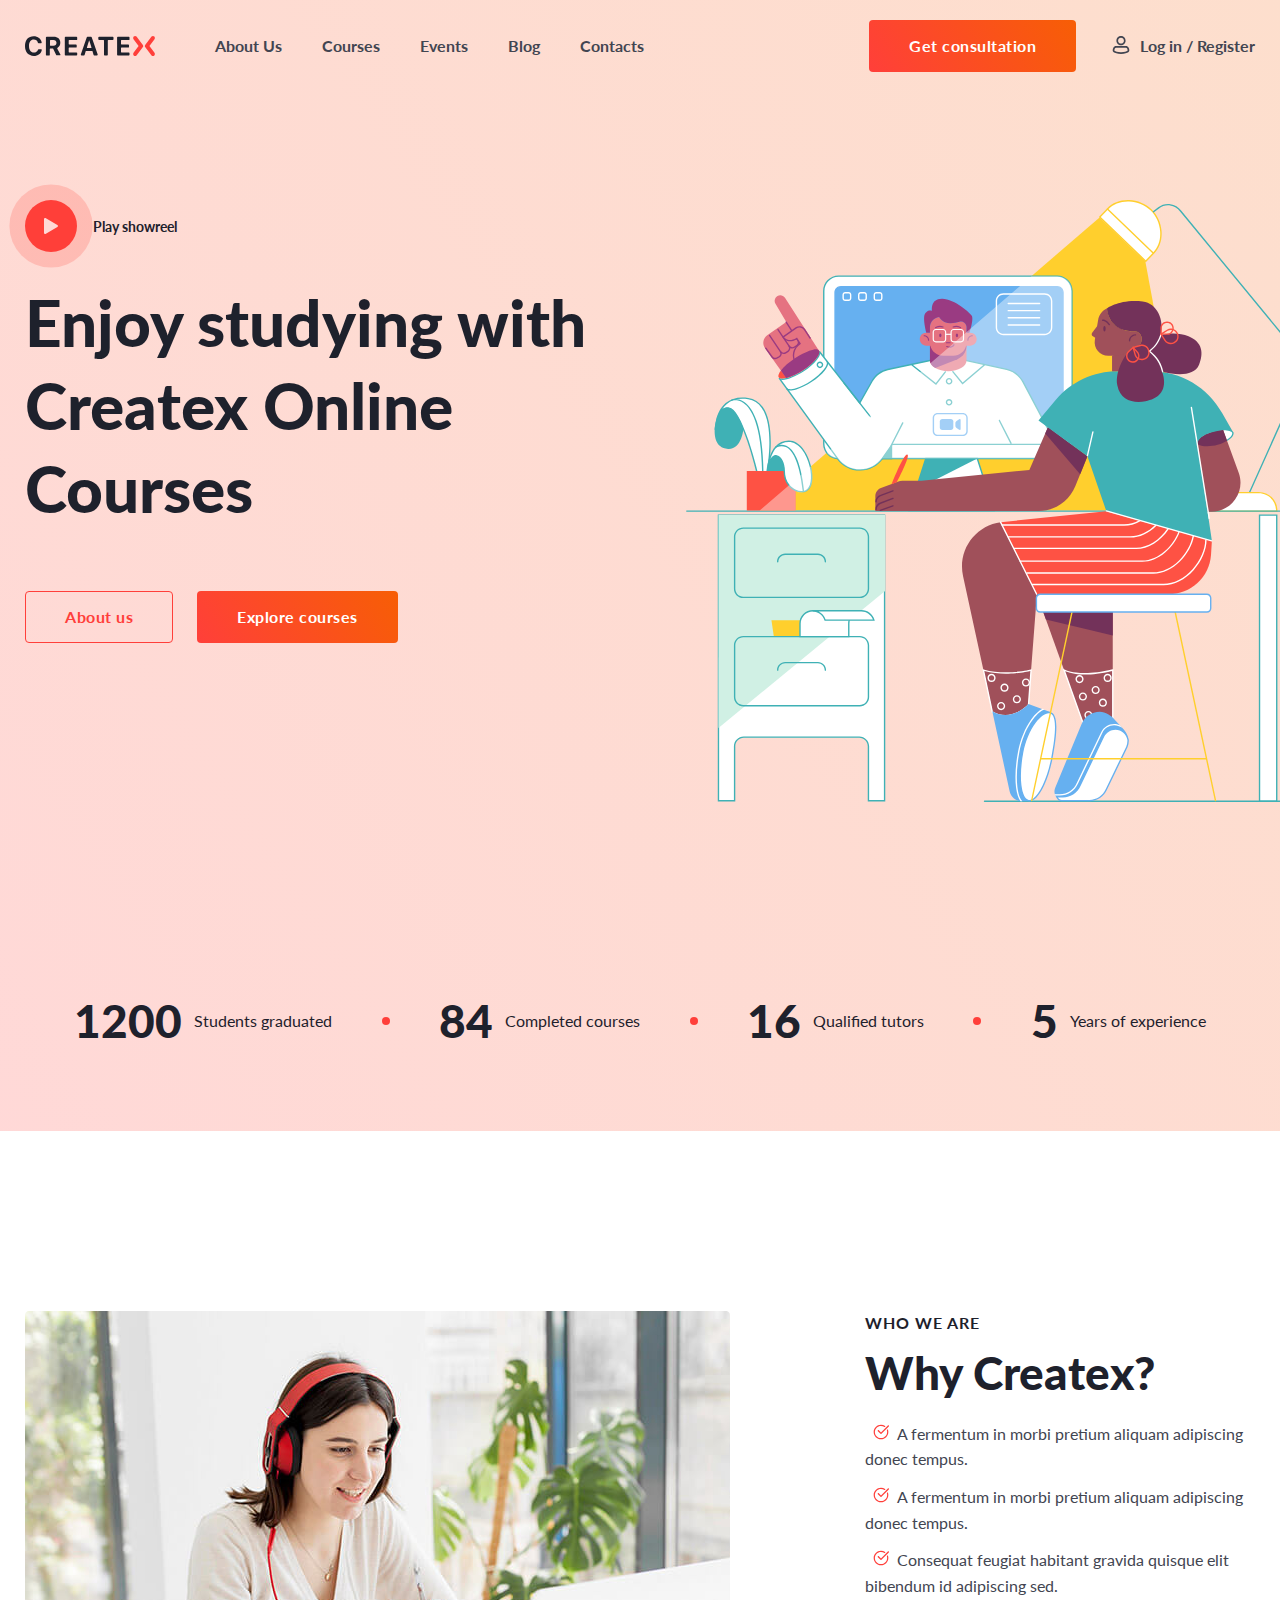
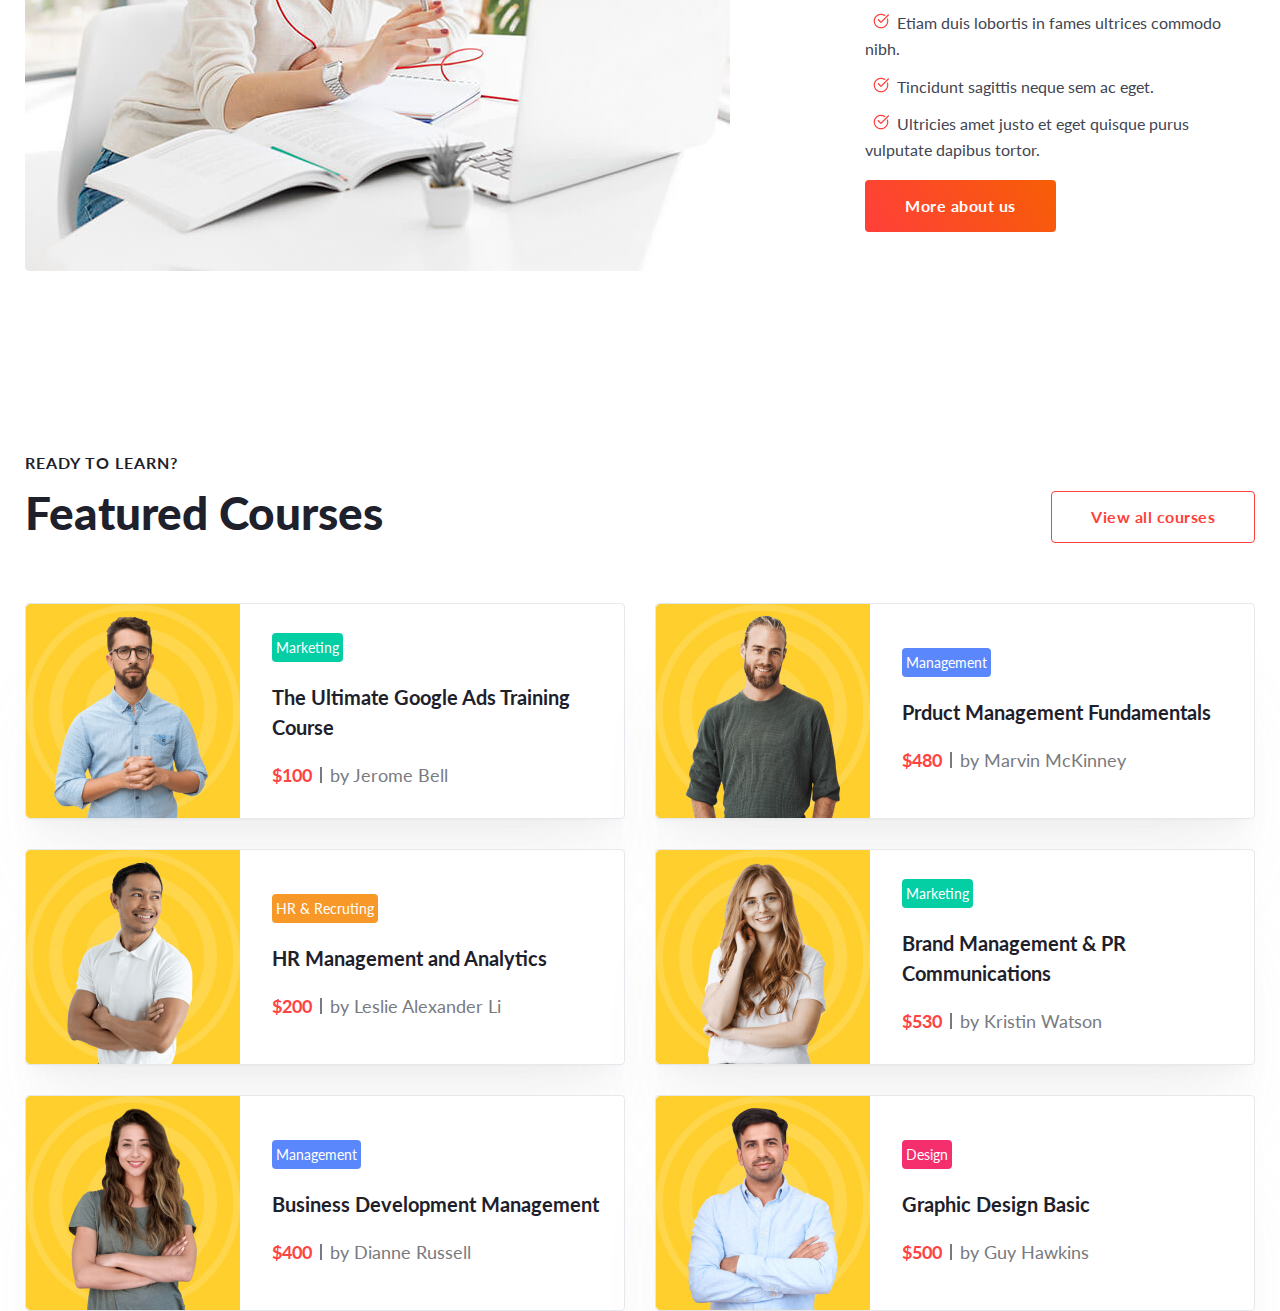
<file: index.html>
<!DOCTYPE html>
<html lang="en">

<head>
    <meta charset="UTF-8">
    <meta http-equiv="X-UA-Compatible" content="IE=edge">
    <meta name="viewport" content="width=device-width, initial-scale=1.0">
    <link rel="stylesheet" href="css/fonts.css">
    <link rel="stylesheet" href="css/reset.css">
    <link rel="stylesheet" href="css/common.css">
    <link rel="stylesheet" href="css/style.css">
    <title>Lesson 17</title>
</head>

<body>
    <div class="wrapper">
        <!-- header  -->
        <header class="header">
            <div class="header__container header-block">
                <a class="header-block__logo" href="#">
                    <img src="img/logo.svg" alt="logo">
                </a>
                <nav class="header-block__menu menu-header">
                    <ul class="menu-header__list">
                        <li class="menu-header__item">
                            <a class="menu-header__link" href="#">About Us</a>
                        </li>
                        <li class="menu-header__item">
                            <a class="menu-header__link" href="#">Courses</a>
                        </li>
                        <li class="menu-header__item">
                            <a class="menu-header__link" href="#">Events</a>
                        </li>
                        <li class="menu-header__item">
                            <a class="menu-header__link" href="#">Blog</a>
                        </li>
                        <li class="menu-header__item">
                            <a class="menu-header__link" href="#">Contacts</a>
                        </li>
                    </ul>
                </nav>
                <div class="header-block__activation activation-header">
                    <button class="activation-header__button button">Get consultation</button>
                    <a href="#" class="activation-header__enter">Log in / Register</a>
                </div>
            </div>
        </header>
        <!-- header  -->

        <!-- main  -->
        <main class="page">

            <!-- main-block  -->
            <div class="page__main-block main-block">
                <div class="main-block__container">
                    <div class="main-block__info-block">
                        <div class="main-block__info info-main">
                            <div class="info-main__link"><a href="#">Play showreel</a></div>
                            <div class="info-main__title">Enjoy studying
                                with Createx Online Courses</div>
                            <div class="info-main__buttons ">
                                <button href="#" class=" button button_border">About us</button>
                                <button href="#" class="button">Explore courses</button>
                            </div>
                        </div>
                        <div class="main-block__picture">
                            <img src="img/illustration.svg" alt="picture">
                        </div>
                    </div>
                    <div class="main-block__advantages-block">
                        <div class="main-block__advantages advantages">
                            <div class="advantages__items">
                                <div class="advantages__items-together">
                                    <div class="advantages__item item">
                                        <div class="item__number">1200</div>
                                        <div class="item__text">Students graduated</div>
                                    </div>
                                    <div class="advantages__red-circle"></div>
                                    <div class="advantages__item item">
                                        <div class="item__number">84</div>
                                        <div class="item__text">Completed courses</div>
                                    </div>
                                </div>
                                <div class="advantages__red-circle"></div>
                                <div class="advantages__items-together">
                                    <div class="advantages__item item">
                                        <div class="item__number">16</div>
                                        <div class="item__text">Qualified tutors</div>
                                    </div>
                                    <div class="advantages__red-circle"></div>
                                    <div class="advantages__item item">
                                        <div class="item__number">5</div>
                                        <div class="item__text">Years of experience</div>
                                    </div>
                                </div>
                            </div>
                        </div>
                    </div>
                </div>
            </div>
            <!-- main-block  -->


            <!-- about-block  -->
            <div class="page__about-block about-block">
                <div class="about-block__container">
                    <div class="about-block__picture">
                        <img src="img/about-image.png" alt="picture">
                    </div>
                    <div class="about-block__info info-about">
                        <div class="info-about__label label">
                            <h6>Who we are</h6>
                            <h1>Why Createx?</h1>
                        </div>
                        <div class="info-about__list list">
                            <ul class="list__items">
                                <li class="list__item">A fermentum in morbi pretium aliquam adipiscing donec tempus.
                                </li>
                                <li class="list__item">A fermentum in morbi pretium aliquam adipiscing donec tempus.
                                </li>
                                <li class="list__item">Consequat feugiat habitant gravida quisque elit bibendum id
                                    adipiscing sed.</li>
                                <li class="list__item">Etiam duis lobortis in fames ultrices commodo nibh.</li>
                                <li class="list__item">Tincidunt sagittis neque sem ac eget.</li>
                                <li class="list__item">Ultricies amet justo et eget quisque purus vulputate dapibus
                                    tortor.</li>
                            </ul>
                        </div>
                        <div class="info-about__button">
                            <button href="#" class="button">More about us</button>
                        </div>
                    </div>
                </div>
            </div>
            <!-- about-block  -->

            <!-- courses-block  -->
            <div class="page__courses-block courses-block">
                <div class="courses-block__container">
                    <div class="courses-block__header header-courses">
                        <div class="header-courses__label-wrapper label-wrapper">
                            <div class="label-wrapper__label label">
                                <h6>Ready to learn?</h6>
                                <h1>Featured Courses</h1>
                            </div>
                        </div>
                        <div class="header-courses__button-wrapper button-wrapper">
                            <a href="#" class="button-wrapper__button button button_border">View all courses</a>
                        </div>
                    </div>
                    <div class="courses-block__cards cards-courses">
                        <div class="cards-courses__line cards-line">
                            <div class="cards-line__card card">
                                <div class="card__image">
                                    <img src="img/teachers/jerome-bell.png" alt="Teacher photo">
                                </div>
                                <div class="card__info info-card">
                                    <div class="info-card__direction info-card__direction_marketing">
                                        Marketing
                                    </div>
                                    <h2 class="info-card__title">
                                        The Ultimate Google Ads Training Course
                                    </h2>
                                    <div class="info-card__teacher teacher-line">
                                        <div class="teacher-line__price">
                                            $100
                                        </div>
                                        <div class="teacher-line__name">by Jerome Bell</div>
                                    </div>
                                </div>
                            </div>
                            <div class="cards-line__card card">
                                <div class="card__image">
                                    <img src="img/teachers/marvin-mckinney.png" alt="Teacher photo">
                                </div>
                                <div class="card__info info-card">
                                    <div class="info-card__direction info-card__direction_management">
                                        Management
                                    </div>
                                    <h2 class="info-card__title">
                                        Prduct Management Fundamentals
                                    </h2>
                                    <div class="info-card__teacher teacher-line">
                                        <div class="teacher-line__price">
                                            $480
                                        </div>
                                        <div class="teacher-line__name">by Marvin McKinney</div>
                                    </div>
                                </div>
                            </div>
                        </div>
                        <div class="cards-courses__line cards-line">
                            <div class="cards-line__card card">
                                <div class="card__image">
                                    <img src="img/teachers/leslie-alexander-li.png" alt="Teacher photo">
                                </div>
                                <div class="card__info info-card">
                                    <div class="info-card__direction info-card__direction_recruting">
                                        HR & Recruting
                                    </div>
                                    <h2 class="info-card__title">
                                        HR Management and Analytics
                                    </h2>
                                    <div class="info-card__teacher teacher-line">
                                        <div class="teacher-line__price">
                                            $200
                                        </div>
                                        <div class="teacher-line__name">by Leslie Alexander Li</div>
                                    </div>
                                </div>
                            </div>
                            <div class="cards-line__card card">
                                <div class="card__image">
                                    <img src="img/teachers/kristin-watson.png" alt="Teacher photo">
                                </div>
                                <div class="card__info info-card">
                                    <div class="info-card__direction info-card__direction_marketing">
                                        Marketing
                                    </div>
                                    <h2 class="info-card__title">
                                        Brand Management & PR Communications
                                    </h2>
                                    <div class="info-card__teacher teacher-line">
                                        <div class="teacher-line__price">
                                            $530
                                        </div>
                                        <div class="teacher-line__name">by Kristin Watson</div>
                                    </div>
                                </div>
                            </div>
                        </div>
                        <div class="cards-courses__line cards-line">
                            <div class="cards-line__card card">
                                <div class="card__image">
                                    <img src="img/teachers/dianne -russell.png" alt="Teacher photo">
                                </div>
                                <div class="card__info info-card">
                                    <div class="info-card__direction info-card__direction_management">
                                        Management
                                    </div>
                                    <h2 class="info-card__title">
                                        Business Development Management
                                    </h2>
                                    <div class="info-card__teacher teacher-line">
                                        <div class="teacher-line__price">
                                            $400
                                        </div>
                                        <div class="teacher-line__name">by Dianne Russell</div>
                                    </div>
                                </div>
                            </div>
                            <div class="cards-line__card card">
                                <div class="card__image">
                                    <img src="img/teachers/guy-hawkins.png" alt="Teacher photo">
                                </div>
                                <div class="card__info info-card">
                                    <div class="info-card__direction info-card__direction_design">
                                        Design
                                    </div>
                                    <h2 class="info-card__title">
                                        Graphic Design Basic
                                    </h2>
                                    <div class="info-card__teacher teacher-line">
                                        <div class="teacher-line__price">
                                            $500
                                        </div>
                                        <div class="teacher-line__name">by Guy Hawkins</div>
                                    </div>
                                </div>
                            </div>
                        </div>
                    </div>
                </div>
            </div>
            <!-- courses-block  -->
        </main>

        <!-- main  -->
        <footer class="footer"></footer>
    </div>
</body>

</html>
</file>
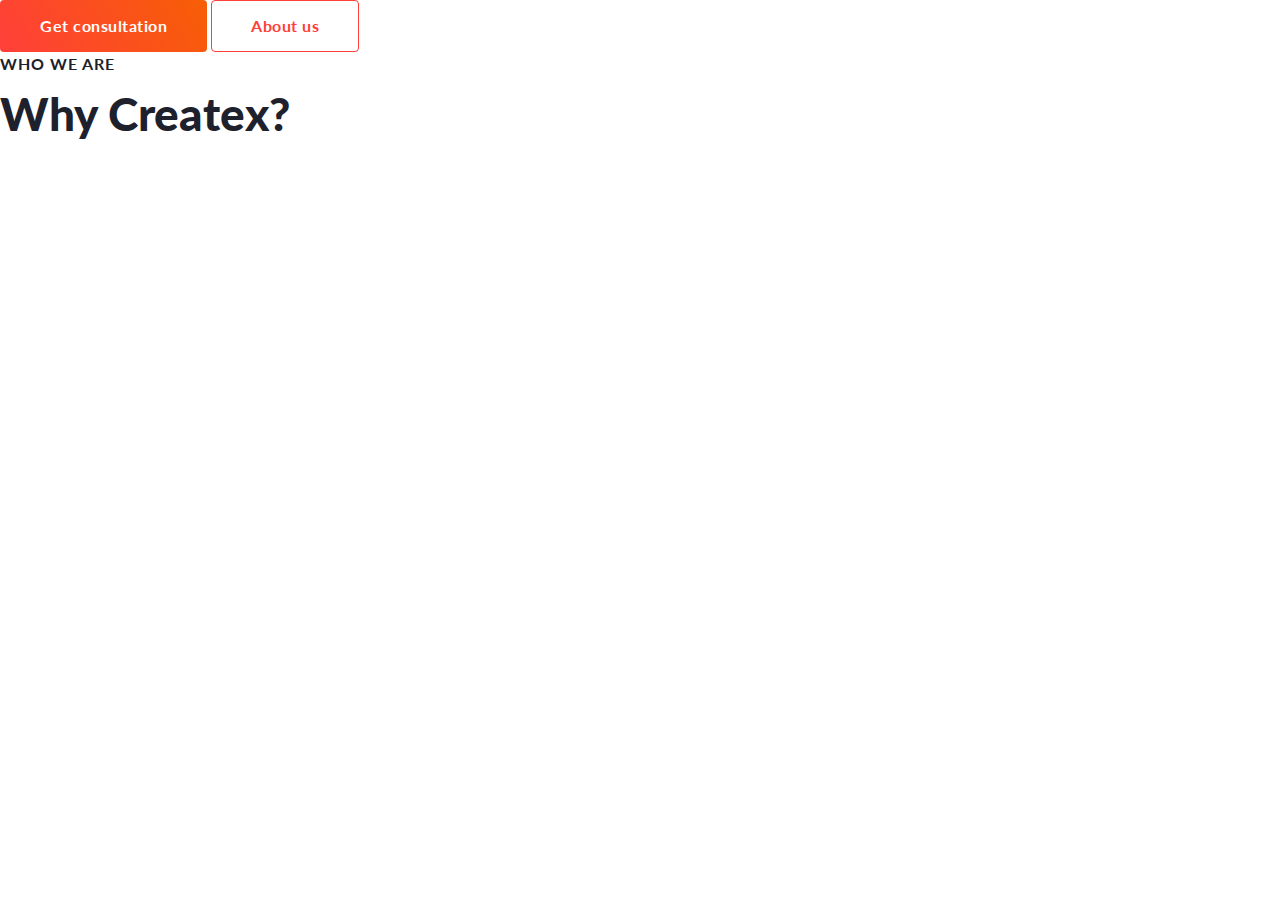
<file: _common.html>
<!DOCTYPE html>
<html lang="en">

<head>
    <meta charset="UTF-8">
    <meta http-equiv="X-UA-Compatible" content="IE=edge">
    <meta name="viewport" content="width=device-width, initial-scale=1.0">
    <link rel="stylesheet" href="css/fonts.css">
    <link rel="stylesheet" href="css/reset.css">
    <link rel="stylesheet" href="css/common.css">
    <link rel="stylesheet" href="css/style.css">
    <title>Common components</title>
</head>

<body>
    <div class="wrapper">
        <header class="header"></header>
        <main class="page">
            <!-- Кнопка  -->
            <a href="#" class="button">Get consultation</a>

            <!-- Прозора Кнопка  -->
            <a href="#" class="button button_border">About us</a>

            <!-- Заголовок  -->
            <div class="label">
                <h6>Who we are</h6>
                <h1>Why Createx?</h1>
            </div>
        </main>
        <footer class="footer"></footer>
    </div>
</body>

</html>
</file>
<file: css/fonts.css>
@import url('https://fonts.googleapis.com/css2?family=Lato:wght@400;700;900&display=swap');
</file>
<file: css/common.css>
/* Кнопка */

.button {
    color: #FFFFFF;
    background: linear-gradient(55.95deg, #FF3F3A 0%, #F75E05 100%);
    border-radius: 4px;
    font-weight: 700;
    line-height: 1.25;
    letter-spacing: 0.5px;
    padding: 16px 40px;
    display: inline-block;
    white-space: nowrap;
    transition: all 0.3s ease 0s;
}

.button:hover {
    transform: scale(1.1);
}

/* Прозора Кнопка border */

.button_border {
    background: transparent;
    border: 1px solid #FF3F3A;
    color: #FF3F3A;
    padding: 15px 39px;
}


/* Заголовок */

.label {
    display: flex;
    flex-direction: column;
    align-items: flex-start;
    padding: 0px;
    gap: 8px;
    color: #1E212C;
}

.label h6 {
    font-weight: 700;
    line-height: 150%;
    letter-spacing: 1px;
    text-transform: uppercase;
}

.label h1 {
    font-weight: 900;
    font-size: 46px;
    line-height: 130%;
}
</file>
<file: css/style.css>
body {
    font-family: "Lato";
    color: #424551;
}


.wrapper {
    overflow: hidden;
    min-height: 100%;
    position: relative;

    display: flex;
    flex-direction: column;
}

.wrapper>main {
    flex-grow: 1;
}

/*===============================*/

/*Обмежуючий контейнер*/
[class*="__container"] {
    max-width: 1260px;
    margin: 0 auto;
    padding: 0 15px;
}


/* ======= header ========= */

.header {
    position: absolute;
    top: 0;
    left: 0;
    width: 100%;
    min-height: 92px;
    padding: 20px 0;
}

.header__container {
    display: flex;
    align-items: center;
    gap: 60px;
}

.header-block {}

.header-block__logo {}

.header-block__menu {
    flex-grow: 1;
    font-weight: 700;
    line-height: 1.6;
}

.menu-header {}

.menu-header__list {
    display: flex;
    column-gap: 40px;
    row-gap: 5px;
    flex-wrap: wrap;
}

.menu-header__item {}

.menu-header__link {}

.menu-header__link:hover {
    text-decoration: underline;
}


.header-block__activation {
    display: flex;
    align-items: center;
    gap: 36px;
    flex-shrink: 0;
}


.activation-header {}

.activation-header__button {
    flex: 0 0 auto;
}

.activation-header__enter {
    font-weight: 700;
    line-height: 1.6;
    display: flex;
    align-items: center;
    color: #424551;

    padding-left: 28px;
    background: url(../img/icon/office.svg) 0 0 / 18px no-repeat;
    line-height: 20px;
}

.activation-header__enter:hover {
    text-decoration: underline;
}


.button {}


/* =========== <main class="page"> =========== */

.page {}


/* =========== <main class="page__main-block"> =========== */

.page__main-block {
    background: linear-gradient(55.95deg, #ff3f3833 0%, #f55d0533 100%);

}

.main-block {}

.main-block__container {}

.main-block__info-block {
    display: flex;
    padding-top: 200px;
    padding-bottom: 189px;
}


.main-block__info {
    flex: 0 1 50%;
}

.main-block__picture {
    flex: 0 1 50%;
}

.main-block__picture img {
    width: 107%;
    transform: translateX(7%);
}


.info-main {
    padding-right: 45px;
    display: flex;
    flex-direction: column;
    gap: 24px;
}

.info-main__link {
    font-weight: 700;
    font-size: 14px;
    line-height: 1.5;
    color: #1E212C;
    position: relative;
}

.info-main__link a {
    display: inline-flex;
    align-items: center;
    gap: 16px;
}

.info-main__link a:hover {
    color: #FF3F3A;
}

.info-main__link a::before {
    content: "";
    background: #FF3F3A url(../img/polygon.svg) center / 14px no-repeat;
    width: 52px;
    height: 52px;
    border-radius: 50%;
}

.info-main__link a::after {
    content: "";
    background: #ff3f3833;
    width: 52px;
    height: 52px;
    border-radius: 50%;
    position: absolute;
    top: 0;
    left: 0;
    transform: scale(1.6);
    animation: link-anim 1s ease infinite;
}

@keyframes link-anim {
    0% {
        transform: scale(1.6);
        opacity: 1;
    }

    100% {
        transform: scale(3);
        opacity: 0;
    }

}


.info-main__title {
    font-weight: 900;
    font-size: 64px;
    line-height: 1.3;
    color: #1E212C;
    padding-bottom: 36px;
}

.info-main__buttons {
    display: flex;
    align-items: center;
    gap: 24px;
}


.buttons-info {}

.button {}

.button_border {}


.main-block {}

.main-block__advantages-block {}


.main-block__advantages {
    padding-bottom: 80px;

}

.advantages {}

.advantages__items {
    display: flex;
    align-items: center;
    justify-content: space-between;
    flex-wrap: wrap;
}

.advantages__items-together {
    display: flex;
    justify-content: space-evenly;
    align-items: center;
    flex-grow: 1;
}

.advantages__item {}

.advantages__red-circle {
    width: 8px;
    height: 8px;
    border-radius: 50%;
    background: #FF3F3A;
}


.item {
    display: flex;
    align-items: center;
    gap: 12px;

}

.item__number {
    font-weight: 900;
    font-size: 46px;
    line-height: 1.3;
    color: #1E212C;

}

.item__text {
    line-height: 1.6;
    color: #1E212C;
}



/* =========== <main class="page__about-block"> =========== */

.page__about-block {}


.about-block {
    padding-top: 180px;
    padding-bottom: 180px;
}

.about-block__container {
    display: flex;
    column-gap: 135px;
    row-gap: 55px;
}

.about-block__picture {
    flex: 0 1 705px;
    max-width: 705px;
}

.about-block__picture img {
    max-width: 100%;
}



.about-block__info {
    flex: 0 1 390px;
}

.info-about {
    display: flex;
    flex-direction: column;
    gap: 18px;
}

.info-about__label {}

.label {}

.info-about__list {}

.list {}

.list__items {}

.list__item {
    line-height: 1.6;
}

.list__item::before {
    content: "";
    background: url(../img/icon/check.svg) center / 16px no-repeat;
    width: 16px;
    height: 16px;
    display: inline-block;
    padding-right: 32px;
}

.list__item:hover::before {
    content: "";
    transform: scale(1.3);
    transition: all 0.5s ease;
}



.list__item:not(:last-child) {
    padding-bottom: 12px;

}



.info-about__button {}

.button {}



/* =========== courses-block =========== */

.page__courses-block {}



.courses-block {}

.courses-block__container {}

.courses-block__header {}

.courses-block__cards {}



.header-courses {
    display: flex;
    align-items: flex-end;
    margin-bottom: 60px;
}

.header-courses__label-wrapper {}

.header-courses__button-wrapper {}




.label-wrapper {
    flex: 1 1 100%;
}

.label-wrapper__label {}





.button-wrapper {}

.button-wrapper__button {
    white-space: nowrap;

}







.cards-courses {}

.cards-courses__line {}




.cards-line {
    display: flex;
    column-gap: 30px;
}

.cards-line:not(:last-child) {
    margin-bottom: 30px;
}

.cards-line__card {}




.card {
    flex: 0 1 600px;
    display: flex;
    gap: 32px;
    background: #FFFFFF;
    border: 1px solid #E5E8ED;
    box-shadow: 0px 80px 80px -20px #9a9ca514, 0px 30px 24px -10px #9a9ca50d, 0px 12px 10px -6px #9a9ca50a, 0px 4px 4px -4px #1e212c08;
    border-radius: 4px;
    transition: all 0.3s ease;
}

.card:hover {
    transform: scale(1.02);
    box-shadow: 0px 80px 80px -20px #9a9ca533, 0px 30px 24px -10px #9a9ca51e, 0px 12px 10px -6px #9a9ca51b, 0px 4px 4px -4px #1e212c33;
}

.card__image {}

.card__info {}




.info-card {
    display: flex;
    flex-direction: column;
    gap: 20px;
    justify-content: center;
}

.info-card__direction {
    border-radius: 4px;
    padding: 4px;
    align-self: flex-start;

    font-size: 14px;
    line-height: 1.5;
    color: #FFFFFF;
}





.info-card__direction_marketing {
    background: #03CEA4;
    display: inline-flex;
}

.info-card__direction_management {
    background: #5A87FC;
}

.info-card__direction_recruting {
    background: #F89828;
}

.info-card__direction_design {
    background: #F52F6E;
}




.info-card__title {
    font-weight: 700;
    font-size: 20px;
    line-height: 1.5;
    color: #1E212C;
}

.info-card__teacher {}




.teacher-line {
    line-height: 1.5;
    display: flex;
    align-items: center;
    gap: 8px;
}

.teacher-line__price {
    font-weight: 700;
    font-size: 18px;
    color: #FF4242;
}

.teacher-line__name {
    display: flex;
    align-items: center;
    gap: 8px;
    font-size: 18px;
    color: #787A80;
}

.teacher-line__name::before {
    content: "";
    width: 2px;
    height: 16px;
    /* border: 1px solid #787A80; */
    background: #787A80;
}

/* =========== адаптив =========== */

@media (max-width: 1097px) {
    .menu-header__list {
        justify-content: space-around;
    }
}


@media (max-width: 1015px) {
    .info-main__title {
        font-size: 54px;
    }

    .about-block__container {
        column-gap: 95px;
    }

    .teacher-line__name {
        font-size: 16px;
    }
}


@media (max-width: 975px) {
    .cards-line {
        display: block;
    }

    .card:not(:last-child) {
        margin-bottom: 30px;
    }
}


@media (max-width: 935px) {
    .about-block__container {
        flex-direction: column;
    }

    .about-block {
        padding-top: 80px;
        padding-bottom: 80px;
    }

    .about-block__picture {
        margin: 0 auto;
        flex: 1 1 100%;
    }

    .info-about {
        margin: 0 auto;
    }
}

@media (max-width: 871px) {
    .info-main__title {
        font-size: 44px;
        padding-bottom: 0px;
    }

    .info-main__buttons {
        flex-wrap: wrap;
    }

    .item__number {
        font-size: 36px;
    }
}


@media (max-width: 812px) {
    .header__container {
        flex-wrap: wrap;
        justify-content: center;
        gap: 20px;
    }

    .header-block__activation {
        flex-direction: row;
        flex-wrap: wrap;

    }

    .advantages__items>.advantages__red-circle {
        display: none;
    }

    .item__number {
        font-size: 46px;
    }
}


@media (max-width: 730px) {
    .main-block__info-block {
        padding-bottom: 89px;
        flex-direction: column;

    }

    .info-main__buttons {
        margin-bottom: 20px;
    }

    .main-block__picture img {
        width: 100%;
        transform: none;
    }

    .info-main {
        padding-right: 0px;
    }

    .about-block {
        padding-top: 20px;
    }
}

@media (max-width: 555px) {}

@media (max-width: 495px) {
    .about-block__container {
        row-gap: 25px;
    }

    .advantages__items-together {
        flex-direction: column;
    }

    .advantages__red-circle {
        display: none;
    }

    .advantages__items-together {
        align-items: flex-start;
    }

    .card {
        flex-direction: column;
        gap: 20px;
    }

    .card__image {
        margin: 0px auto;
    }
}

@media (max-width: 415px) {
    .header-block__activation {
        flex-direction: column;
    }

    .main-block__info-block {
        padding-top: 289px;
        flex-direction: column;
    }

    .header-courses {
        flex-wrap: wrap;
        row-gap: 20px;
    }

    .button-wrapper {
        margin: 0px auto;
    }

    .label h1 {
        font-size: 39px;
    }
}







/* =========== адаптивна сітка =========== */
/*
@media (max-width: 1290px) {
    [class*="__container"] {
        max-width: 970px;
    }
}

@media (max-width: 990.98px) {
    [class*="__container"] {
        max-width: 750px;
    }
}

@media (max-width: 767.98px) {
    [class*="__container"] {
        max-width: none;
    }
}
*/
</file>
